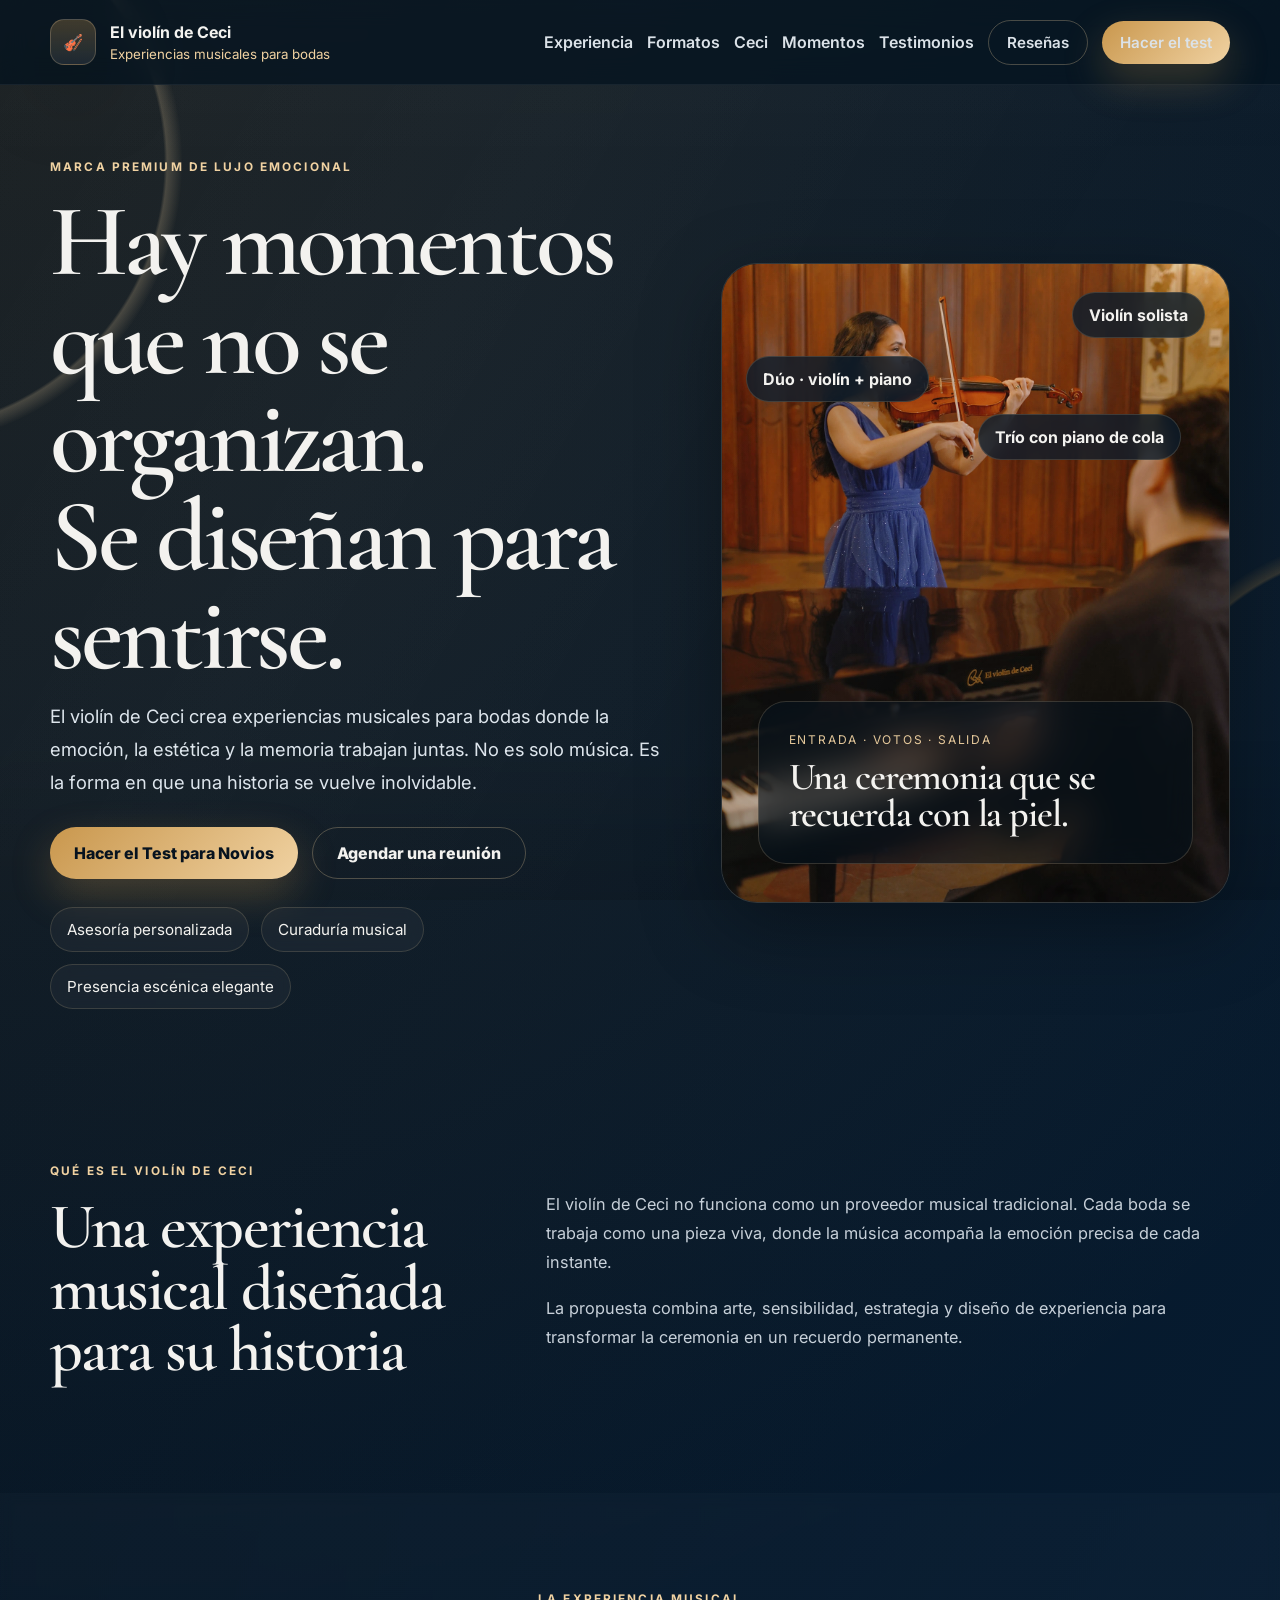
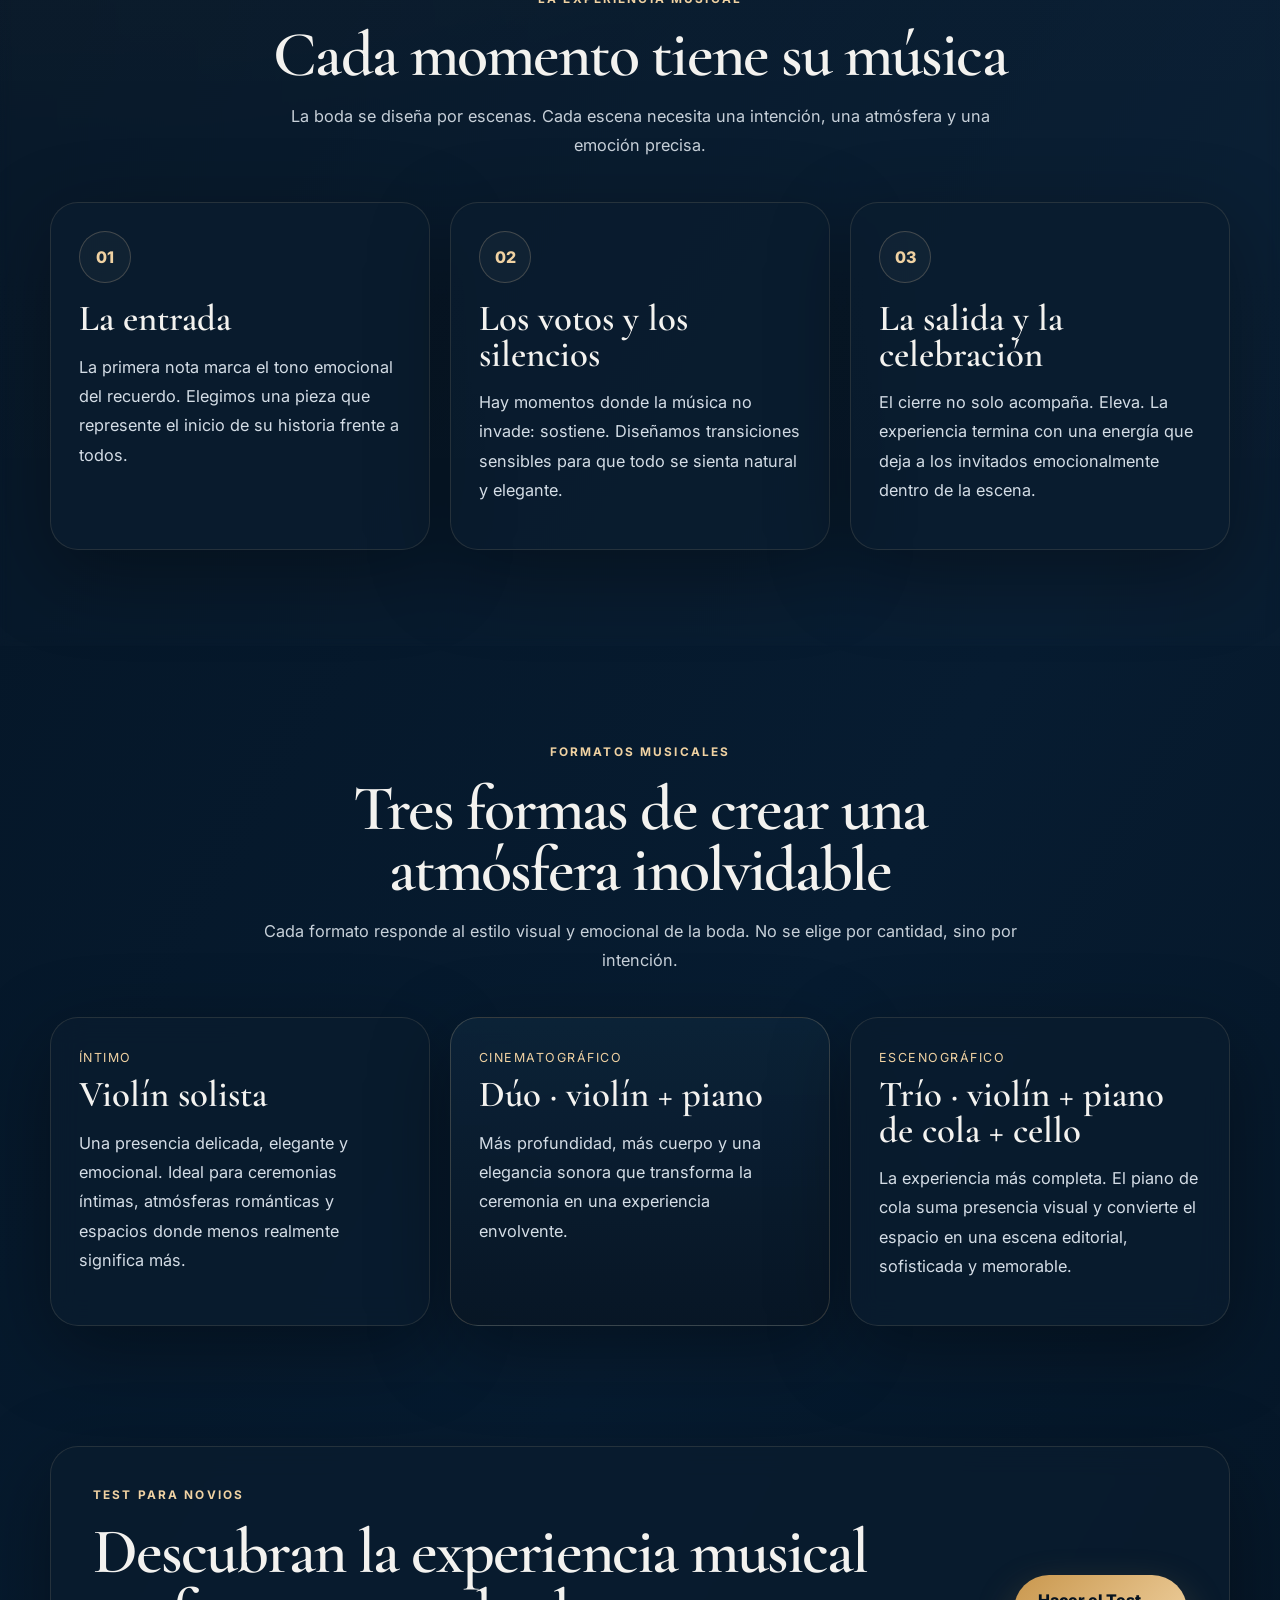
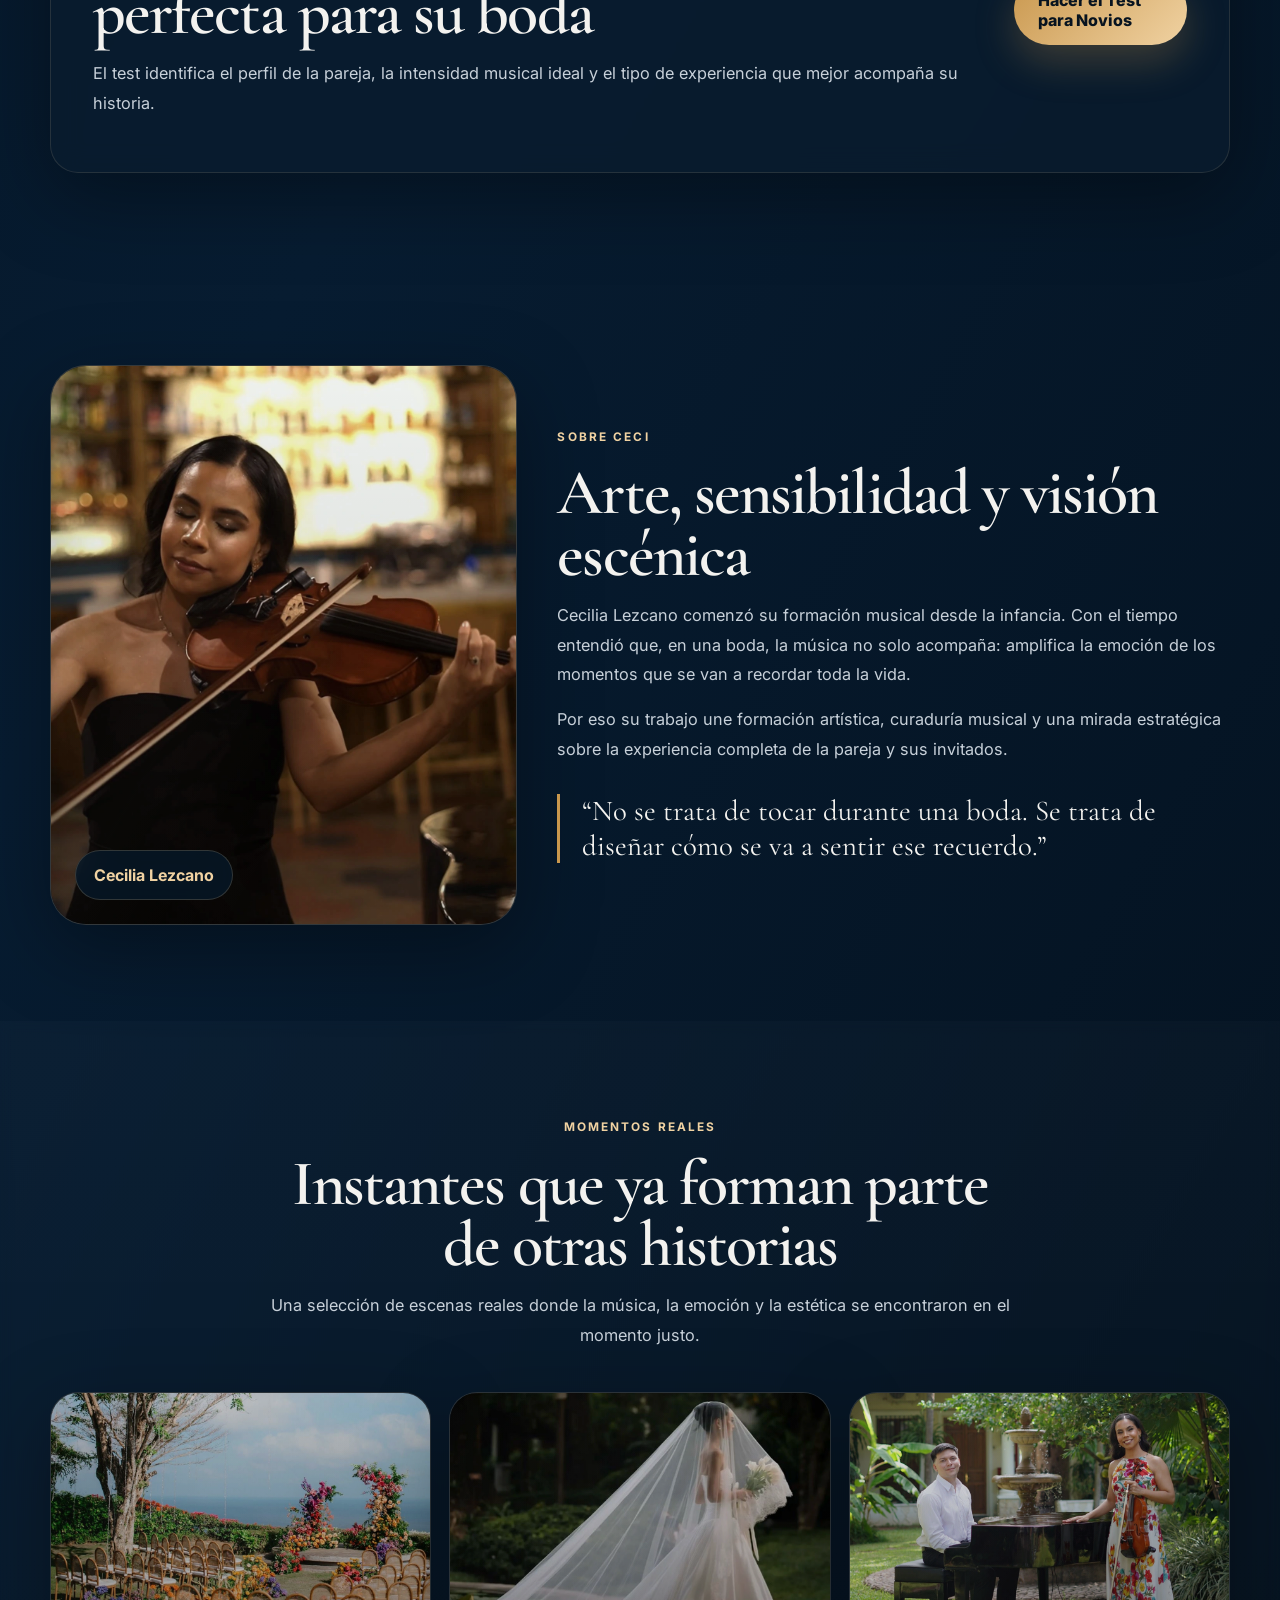
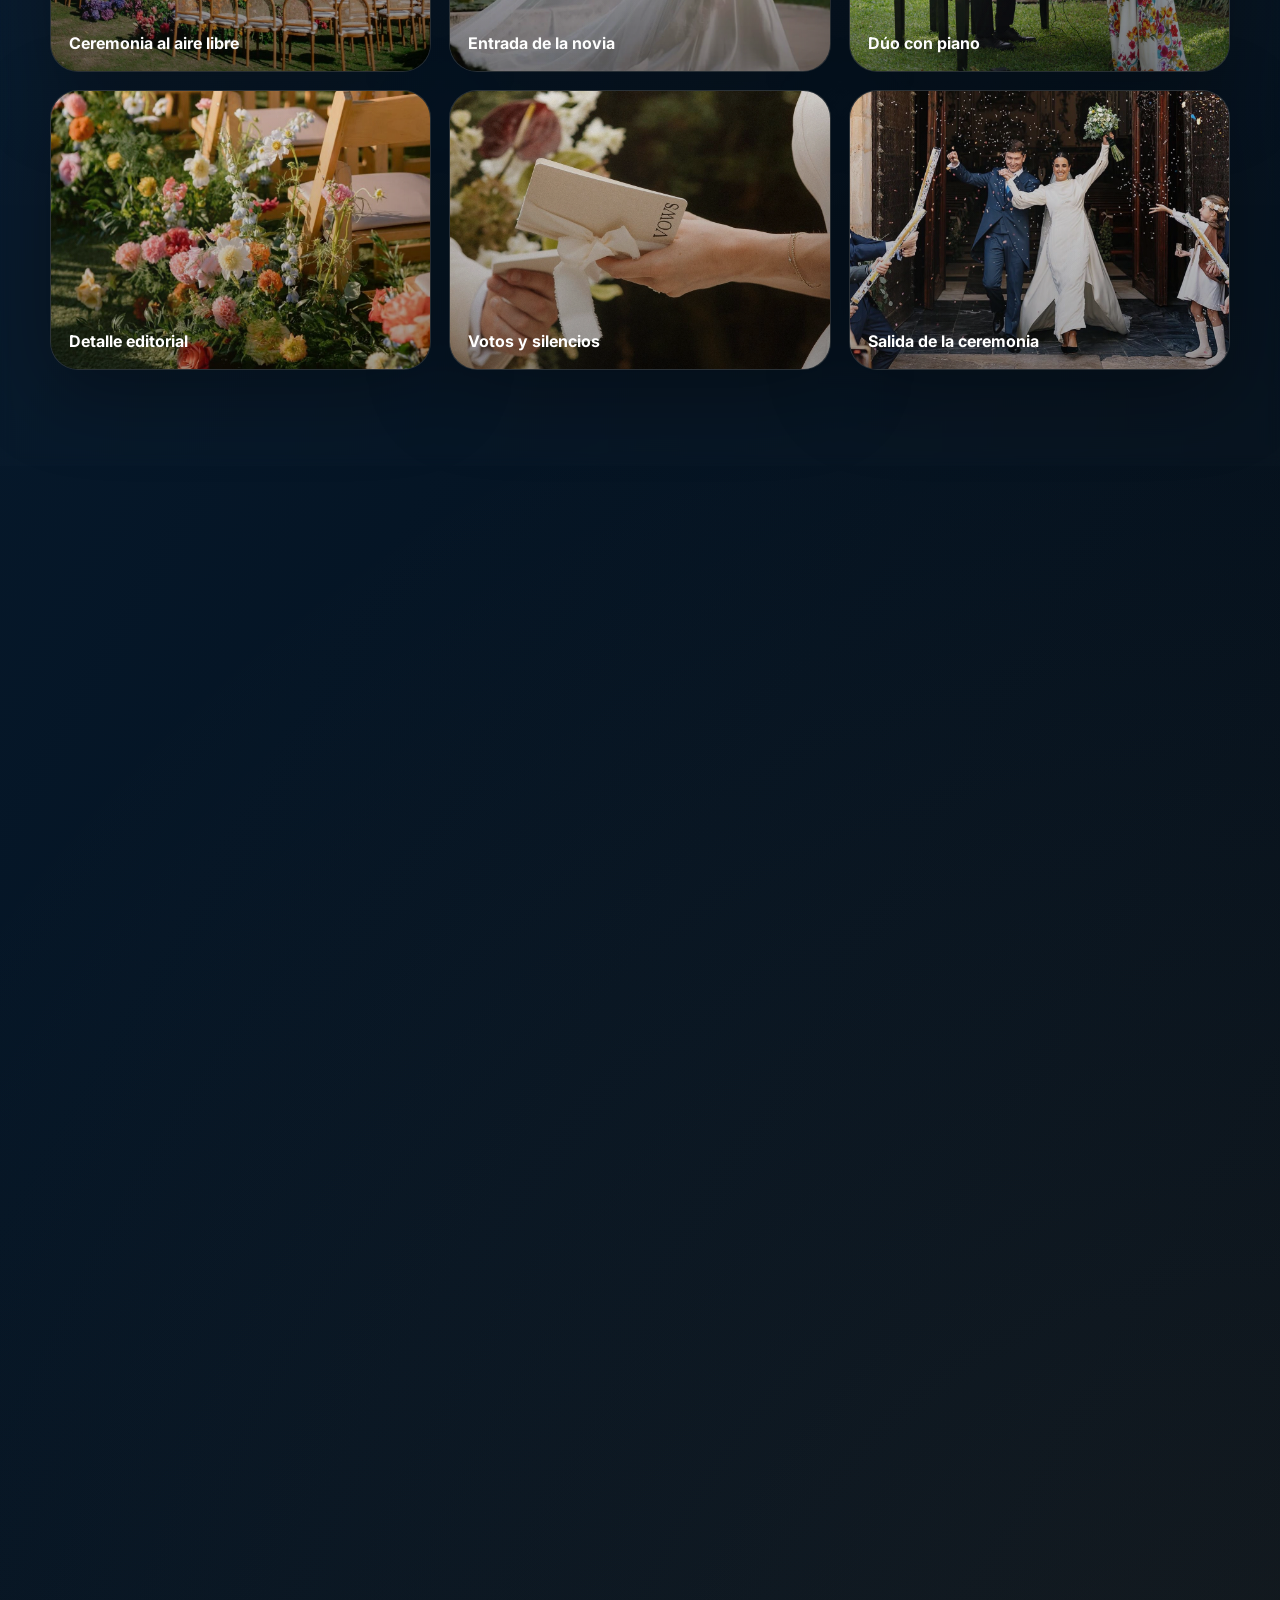
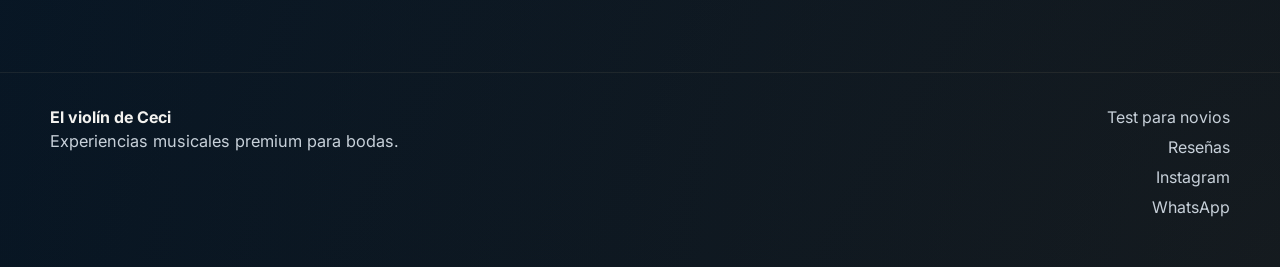
<file: index.html>
<!doctype html>
<html lang="es">
<head>
  <meta charset="utf-8" />
  <meta name="viewport" content="width=device-width, initial-scale=1" />
  <title>El violín de Ceci — Experiencias musicales para bodas</title>
  <meta name="description" content="Experiencias musicales premium para bodas. Arte, emoción y diseño de momentos inolvidables con El violín de Ceci." />
  <meta name="theme-color" content="#121212" />
  <meta property="og:title" content="El violín de Ceci" />
  <meta property="og:description" content="Experiencias musicales premium para bodas." />
  <meta property="og:type" content="website" />
  <link rel="preconnect" href="https://fonts.googleapis.com">
  <link rel="preconnect" href="https://fonts.gstatic.com" crossorigin>
  <link href="https://fonts.googleapis.com/css2?family=Cormorant+Garamond:wght@400;500;600;700&family=Inter:wght@400;500;600;700;800&display=swap" rel="stylesheet">
  <link rel="stylesheet" href="style.css" />
</head>
<body>
  <div class="site-shell"></div>

  <header class="header" id="top">
    <div class="container nav">
      <a class="brand" href="#top" aria-label="El violín de Ceci, inicio">
        <span class="brand-mark">🎻</span>
        <span>
          <strong>El violín de Ceci</strong>
          <small>Experiencias musicales para bodas</small>
        </span>
      </a>

      <button class="nav-toggle" id="navToggle" aria-expanded="false" aria-controls="navMenu">Menú</button>

      <nav class="nav-menu" id="navMenu">
        <a href="#experiencia">Experiencia</a>
        <a href="#formatos">Formatos</a>
        <a href="#ceci">Ceci</a>
        <a href="#momentos">Momentos</a>
        <a href="#testimonios">Testimonios</a>
        <a class="btn btn-outline btn-small" href="./reviews/">Reseñas</a>
        <a class="btn btn-small" href="./test/">Hacer el test</a>
      </nav>
    </div>
  </header>

  <main>
    <section class="hero section">
      <div class="container hero-grid">
        <div class="hero-copy reveal">
          <p class="eyebrow">Marca premium de lujo emocional</p>
          <h1>Hay momentos que no se organizan.<br>Se diseñan para sentirse.</h1>
          <p class="lead">El violín de Ceci crea experiencias musicales para bodas donde la emoción, la estética y la memoria trabajan juntas. No es solo música. Es la forma en que una historia se vuelve inolvidable.</p>
          <div class="hero-actions">
            <a class="btn" href="./test/">Hacer el Test para Novios</a>
            <a class="btn btn-ghost" href="#reunion">Agendar una reunión</a>
          </div>
          <ul class="hero-points">
            <li>Asesoría personalizada</li>
            <li>Curaduría musical</li>
            <li>Presencia escénica elegante</li>
          </ul>
        </div>

        <div class="hero-visual reveal delay-1">
          <div class="hero-frame">
            <img
              class="media-cover"
              src="./assets/fotos/violin-boda-ceremonia-principal.webp"
              alt="Novia entrando a la ceremonia de boda con velo largo en un entorno elegante"
              width="1200"
              height="900"
            />

            <div class="scene-card scene-main">
              <span class="scene-kicker">Entrada · votos · salida</span>
              <h2>Una ceremonia que se recuerda con la piel.</h2>
            </div>

            <div class="floating-note floating-note-a">Violín solista</div>
            <div class="floating-note floating-note-b">Dúo · violín + piano</div>
            <div class="floating-note floating-note-c">Trío con piano de cola</div>
          </div>
        </div>
      </div>
    </section>

    <section class="section intro" id="experiencia">
      <div class="container split split-intro">
        <div class="reveal">
          <p class="eyebrow">Qué es El violín de Ceci</p>
          <h2>Una experiencia musical diseñada para su historia</h2>
        </div>
        <div class="reveal delay-1">
          <p>El violín de Ceci no funciona como un proveedor musical tradicional. Cada boda se trabaja como una pieza viva, donde la música acompaña la emoción precisa de cada instante.</p>
          <p>La propuesta combina arte, sensibilidad, estrategia y diseño de experiencia para transformar la ceremonia en un recuerdo permanente.</p>
        </div>
      </div>
    </section>

    <section class="section section-soft">
      <div class="container">
        <div class="section-heading reveal">
          <p class="eyebrow">La experiencia musical</p>
          <h2>Cada momento tiene su música</h2>
          <p>La boda se diseña por escenas. Cada escena necesita una intención, una atmósfera y una emoción precisa.</p>
        </div>

        <div class="timeline">
          <article class="timeline-card reveal">
            <span class="step">01</span>
            <h3>La entrada</h3>
            <p>La primera nota marca el tono emocional del recuerdo. Elegimos una pieza que represente el inicio de su historia frente a todos.</p>
          </article>
          <article class="timeline-card reveal delay-1">
            <span class="step">02</span>
            <h3>Los votos y los silencios</h3>
            <p>Hay momentos donde la música no invade: sostiene. Diseñamos transiciones sensibles para que todo se sienta natural y elegante.</p>
          </article>
          <article class="timeline-card reveal delay-2">
            <span class="step">03</span>
            <h3>La salida y la celebración</h3>
            <p>El cierre no solo acompaña. Eleva. La experiencia termina con una energía que deja a los invitados emocionalmente dentro de la escena.</p>
          </article>
        </div>
      </div>
    </section>

    <section class="section" id="formatos">
      <div class="container">
        <div class="section-heading reveal">
          <p class="eyebrow">Formatos musicales</p>
          <h2>Tres formas de crear una atmósfera inolvidable</h2>
          <p>Cada formato responde al estilo visual y emocional de la boda. No se elige por cantidad, sino por intención.</p>
        </div>

        <div class="cards-grid formats-grid">
          <article class="info-card reveal">
            <span class="card-tag">Íntimo</span>
            <h3>Violín solista</h3>
            <p>Una presencia delicada, elegante y emocional. Ideal para ceremonias íntimas, atmósferas románticas y espacios donde menos realmente significa más.</p>
          </article>
          <article class="info-card reveal delay-1 featured-card">
            <span class="card-tag">Cinematográfico</span>
            <h3>Dúo · violín + piano</h3>
            <p>Más profundidad, más cuerpo y una elegancia sonora que transforma la ceremonia en una experiencia envolvente.</p>
          </article>
          <article class="info-card reveal delay-2">
            <span class="card-tag">Escenográfico</span>
            <h3>Trío · violín + piano de cola + cello</h3>
            <p>La experiencia más completa. El piano de cola suma presencia visual y convierte el espacio en una escena editorial, sofisticada y memorable.</p>
          </article>
        </div>
      </div>
    </section>

    <section class="section cta-band">
      <div class="container cta-band-box reveal">
        <div>
          <p class="eyebrow">Test para novios</p>
          <h2>Descubran la experiencia musical perfecta para su boda</h2>
          <p>El test identifica el perfil de la pareja, la intensidad musical ideal y el tipo de experiencia que mejor acompaña su historia.</p>
        </div>
        <div class="cta-band-actions">
          <a class="btn" href="./test/">Hacer el Test para Novios</a>
        </div>
      </div>
    </section>

    <section class="section" id="ceci">
      <div class="container split split-bio">
        <div class="portrait reveal">
          <div class="portrait-frame">
            <img
              class="media-cover"
              src="./assets/fotos/cecilia-lezcano-violinista-bodas.webp"
              alt="Cecilia Lezcano interpretando violín en una ambientación elegante"
              width="1047"
              height="1536"
            />
            <div class="portrait-badge">Cecilia Lezcano</div>
          </div>
        </div>

        <div class="reveal delay-1">
          <p class="eyebrow">Sobre Ceci</p>
          <h2>Arte, sensibilidad y visión escénica</h2>
          <p>Cecilia Lezcano comenzó su formación musical desde la infancia. Con el tiempo entendió que, en una boda, la música no solo acompaña: amplifica la emoción de los momentos que se van a recordar toda la vida.</p>
          <p>Por eso su trabajo une formación artística, curaduría musical y una mirada estratégica sobre la experiencia completa de la pareja y sus invitados.</p>
          <blockquote>“No se trata de tocar durante una boda. Se trata de diseñar cómo se va a sentir ese recuerdo.”</blockquote>
        </div>
      </div>
    </section>

    <section class="section section-soft" id="momentos">
      <div class="container">
        <div class="section-heading reveal">
          <p class="eyebrow">Momentos reales</p>
          <h2>Instantes que ya forman parte de otras historias</h2>
          <p>Una selección de escenas reales donde la música, la emoción y la estética se encontraron en el momento justo.</p>
        </div>

        <div class="gallery-grid">
          <figure class="gallery-card reveal">
            <img
              class="media-cover"
              src="./assets/fotos/ceremonia-boda-aire-libre.webp"
              alt="Ceremonia de boda al aire libre con ambientación floral"
              width="1200"
              height="900"
            />
            <span>Ceremonia al aire libre</span>
          </figure>

          <figure class="gallery-card reveal delay-1">
            <img
              class="media-cover"
              src="./assets/fotos/entrada-novia-violin.webp"
              alt="Entrada de la novia en ceremonia elegante"
              width="1200"
              height="900"
            />
            <span>Entrada de la novia</span>
          </figure>

          <figure class="gallery-card reveal delay-2">
            <img
              class="media-cover"
              src="./assets/fotos/duo-violin-piano-boda.webp"
              alt="Dúo de violín y piano para boda en jardín"
              width="1200"
              height="900"
            />
            <span>Dúo con piano</span>
          </figure>

          <figure class="gallery-card reveal">
            <img
              class="media-cover"
              src="./assets/fotos/detalle-ceremonia-musica.webp"
              alt="Detalle floral de ceremonia de boda"
              width="1200"
              height="900"
            />
            <span>Detalle editorial</span>
          </figure>

          <figure class="gallery-card reveal delay-1">
            <img
              class="media-cover"
              src="./assets/fotos/votos-boda-musica-en-vivo.webp"
              alt="Momento íntimo de votos en ceremonia de boda"
              width="1200"
              height="900"
            />
            <span>Votos y silencios</span>
          </figure>

          <figure class="gallery-card reveal delay-2">
            <img
              class="media-cover"
              src="./assets/fotos/salida-novios-musica-violin.webp"
              alt="Salida de los novios después de la ceremonia"
              width="1200"
              height="900"
            />
            <span>Salida de la ceremonia</span>
          </figure>
        </div>
      </div>
    </section>

    <section class="section" id="testimonios">
      <div class="container">
        <div class="section-heading reveal">
          <p class="eyebrow">Testimonios</p>
          <h2>La emoción también se puede contar</h2>
          <p>Dejé conectada tu página de reseñas para que puedas sumarlas cuando quieras.</p>
        </div>

        <div class="cards-grid testimonials-grid">
          <article class="quote-card reveal">
            <p>“La música convirtió nuestra ceremonia en un momento mágico. No era solo música: era emoción pura.”</p>
            <strong>Laura & Andrés</strong>
          </article>
          <article class="quote-card reveal delay-1">
            <p>“Desde la primera reunión entendimos que Ceci no solo tocaba el violín. Diseñó la experiencia completa.”</p>
            <strong>Sofía & Martín</strong>
          </article>
          <article class="quote-card reveal delay-2">
            <p>“El momento de la entrada fue simplemente inolvidable. Se sintió elegante, íntimo y profundamente nuestro.”</p>
            <strong>Mariana & Felipe</strong>
          </article>
        </div>

        <div class="center reveal">
          <a class="btn btn-outline" href="./reviews/">Ver y gestionar reseñas</a>
        </div>
      </div>
    </section>

    <section class="section final-cta" id="reunion">
      <div class="container final-box reveal">
        <p class="eyebrow">Siguiente paso</p>
        <h2>El primer paso para diseñar la experiencia de su boda</h2>
        <p>Cada boda empieza con una conversación. Y cada experiencia musical empieza por entender su historia, su estética y la emoción que quieren recordar.</p>
        <div class="hero-actions center-actions">
          <a class="btn" href="./test/">Hacer el Test para Novios</a>
          <a class="btn btn-ghost" href="https://calendly.com/elviolindececi/30min" target="_blank" rel="noopener">Agendar una reunión</a>
        </div>
      </div>
    </section>
  </main>

  <footer class="footer">
    <div class="container footer-grid">
      <div>
        <strong>El violín de Ceci</strong>
        <p>Experiencias musicales premium para bodas.</p>
      </div>
      <div class="footer-links">
        <a href="./test/">Test para novios</a>
        <a href="./reviews/">Reseñas</a>
        <a href="https://www.instagram.com/elviolindececi/" target="_blank" rel="noopener">Instagram</a>
        <a href="https://wa.me/595985689454" target="_blank" rel="noopener">WhatsApp</a>
      </div>
    </div>
  </footer>

  <script src="app.js"></script>
</body>
</html>
</file>
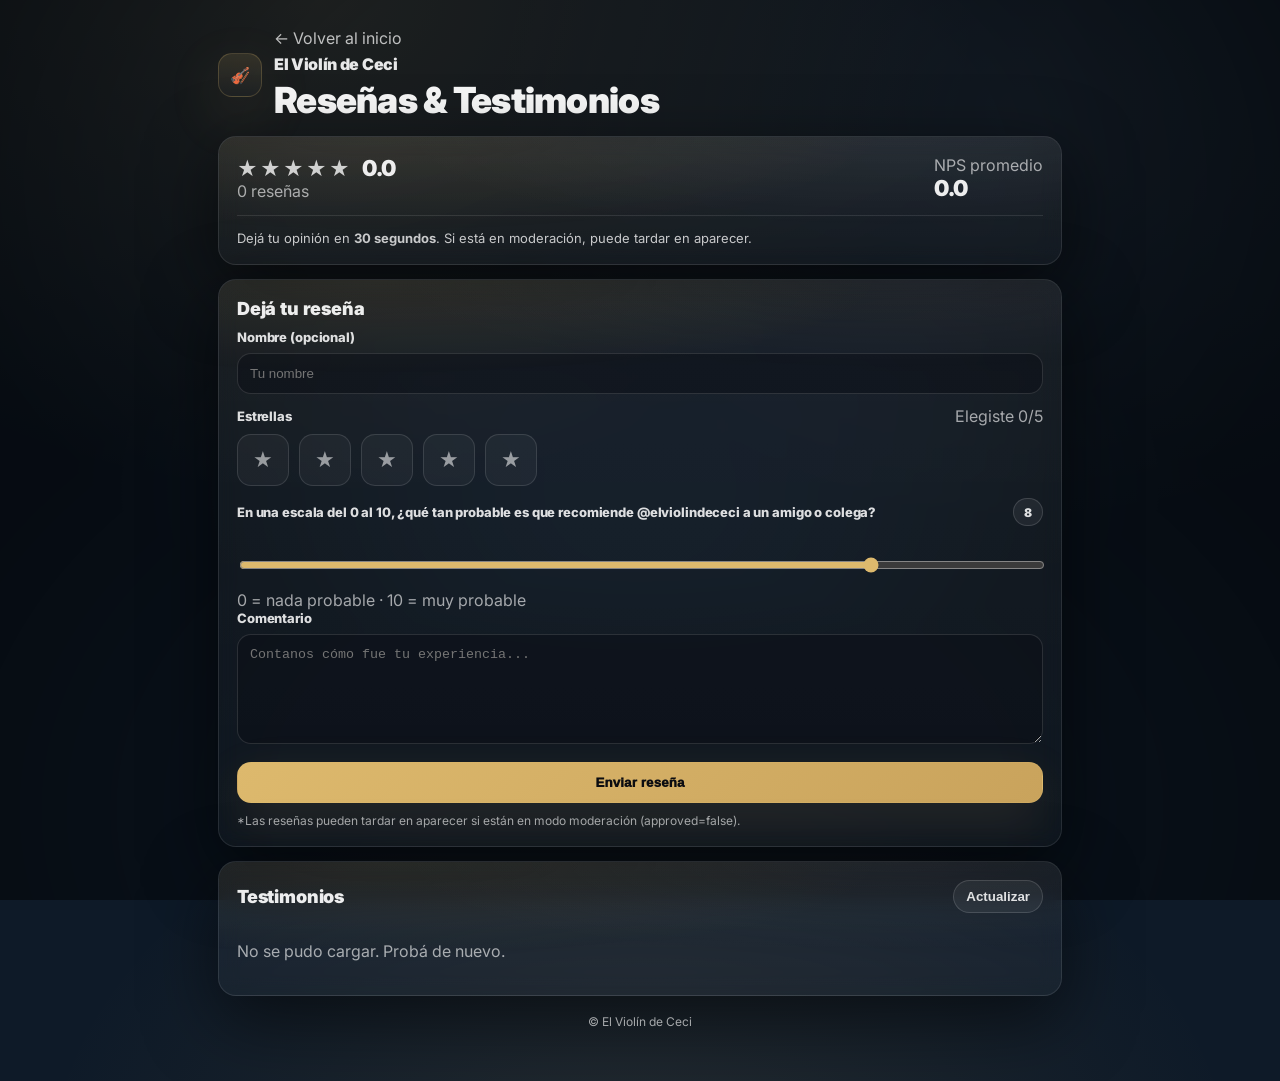
<file: reviews/index.html>
<!doctype html>
<html lang="es">
<head>
  <meta charset="utf-8" />
  <meta name="viewport" content="width=device-width, initial-scale=1" />
  <title>Reseñas — El Violín de Ceci</title>

  <!-- Tipografía premium -->
  <link rel="preconnect" href="https://fonts.googleapis.com">
  <link rel="preconnect" href="https://fonts.gstatic.com" crossorigin>
  <link href="https://fonts.googleapis.com/css2?family=Inter:wght@400;500;600;700;800;900&display=swap" rel="stylesheet">

  <!-- Subí el número para evitar caché -->
  <link rel="stylesheet" href="style.css?v=11" />
</head>
<body>
  <main class="wrap">
    <header class="top">
      <div class="brandRow">
        <div class="logo" aria-hidden="true">🎻</div>
        <div class="brandText">
          <a href="../" style="display:inline-block;margin-bottom:6px;text-decoration:none;color:rgba(255,255,255,.72)">← Volver al inicio</a>
          <div class="brandName">El Violín de Ceci</div>
          <div class="brandSub">Reseñas &amp; Testimonios</div>
        </div>
      </div>
    </header>

    <section class="card">
      <div class="cardGlow" aria-hidden="true"></div>

      <div class="summary">
        <div class="summaryLeft">
          <div class="starsLine">
            <span id="starsText" class="starsText" aria-hidden="true">★★★★★</span>
            <span id="avgStars" class="avg">0.0</span>
          </div>
          <div class="muted"><span id="countReviews">0</span> reseñas</div>
        </div>

        <div class="summaryRight">
          <div class="muted">NPS promedio</div>
          <div id="avgNps" class="nps">0.0</div>
        </div>
      </div>

      <div class="divider"></div>

      <div class="hint">
        Dejá tu opinión en <strong>30 segundos</strong>. Si está en moderación, puede tardar en aparecer.
      </div>
    </section>

    <section class="card">
      <div class="cardGlow" aria-hidden="true"></div>

      <div class="cardTitleRow">
        <h2>Dejá tu reseña</h2>
      </div>

      <form id="reviewForm" class="form" autocomplete="off">
        <label class="field">
          <span class="label">Nombre (opcional)</span>
          <input id="name" type="text" placeholder="Tu nombre" />
        </label>

        <div class="field">
          <div class="labelRow">
            <span class="label">Estrellas</span>
            <span class="muted" id="pickedStars">Elegiste 0/5</span>
          </div>

          <div class="starPicker" id="starPicker" aria-label="Seleccionar estrellas">
            <button type="button" class="starBtn" data-value="1" aria-label="1 estrella">★</button>
            <button type="button" class="starBtn" data-value="2" aria-label="2 estrellas">★</button>
            <button type="button" class="starBtn" data-value="3" aria-label="3 estrellas">★</button>
            <button type="button" class="starBtn" data-value="4" aria-label="4 estrellas">★</button>
            <button type="button" class="starBtn" data-value="5" aria-label="5 estrellas">★</button>
          </div>

          <input type="hidden" id="stars" value="0" />
        </div>

        <div class="field">
          <div class="labelRow">
            <span class="label">En una escala del 0 al 10, ¿qué tan probable es que recomiende @elviolindececi a un amigo o colega?</span>
            <span class="pill pillSoft" id="npsVal">8</span>
          </div>
          <input id="nps" class="range" type="range" min="0" max="10" step="1" value="8" />
          <div class="muted">0 = nada probable · 10 = muy probable</div>
        </div>

        <label class="field">
          <span class="label">Comentario</span>
          <textarea id="comment" rows="4" placeholder="Contanos cómo fue tu experiencia..."></textarea>
        </label>

        <button id="submitBtn" class="btn" type="submit">
          Enviar reseña
        </button>

        <p class="fineprint">
          *Las reseñas pueden tardar en aparecer si están en modo moderación (approved=false).
        </p>
      </form>
    </section>

    <section class="card">
      <div class="cardGlow" aria-hidden="true"></div>

      <div class="cardTitleRow">
        <h2>Testimonios</h2>
        <button id="refreshBtn" class="btnGhost" type="button">Actualizar</button>
      </div>

      <div id="list" class="list"></div>
    </section>

    <footer class="footer">
      <span class="muted">© El Violín de Ceci</span>
    </footer>
  </main>

  <!-- tu JS actual -->
  <script src="app.js?v=11"></script>
</body>
</html>
</file>
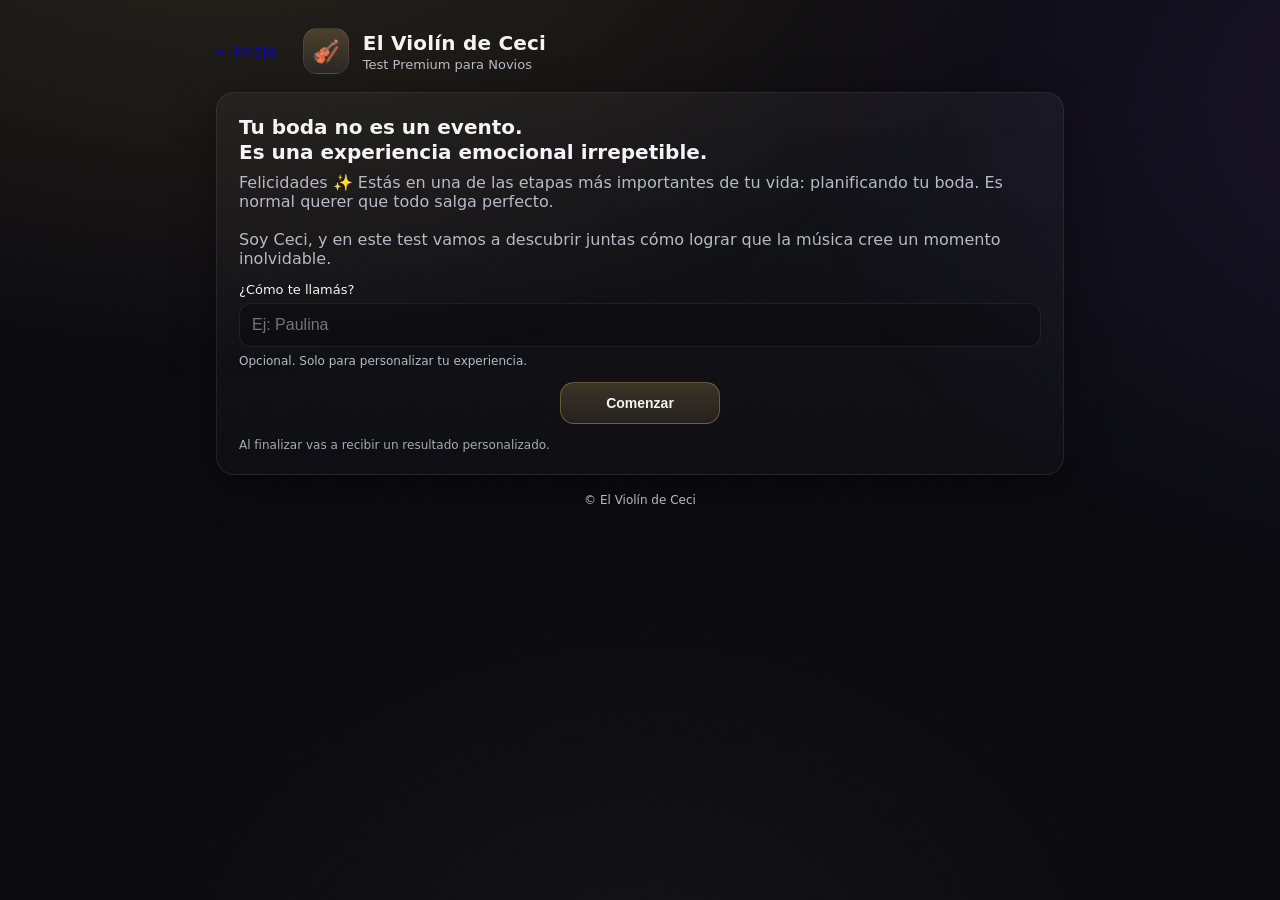
<file: test/index.html>
<!doctype html>
<html lang="es">
<head>
  <meta charset="utf-8" />
  <meta name="viewport" content="width=device-width, initial-scale=1" />
  <title>El Violín de Ceci — Test para Novios</title>

  <!-- Google Analytics -->
  <script async src="https://www.googletagmanager.com/gtag/js?id=G-HW5H8V2SRT"></script>
  <script>
    window.dataLayer = window.dataLayer || [];
    function gtag(){dataLayer.push(arguments);}
    gtag('js', new Date());
    gtag('config', 'G-HW5H8V2SRT');
  </script>

  <link rel="stylesheet" href="style.css?v=14" />
</head>

<body>
  <main class="wrap">
    <header class="brand">
      <a href="../" style="margin-right:12px;text-decoration:none;opacity:.85">← Inicio</a>
      <div class="logo" aria-hidden="true">🎻</div>
      <div>
        <h1>El Violín de Ceci</h1>
        <p class="subtitle">Test Premium para Novios</p>
      </div>
    </header>

    <!-- INTRO -->
    <section class="card screen" id="screen-intro">
      <h2>Tu boda no es un evento.<br/>Es una experiencia emocional irrepetible.</h2>

      <p class="muted" style="margin-top:8px;">
        Felicidades ✨ Estás en una de las etapas más importantes de tu vida: planificando tu boda.
        Es normal querer que todo salga perfecto.
        <br/><br/>
        Soy Ceci, y en este test vamos a descubrir juntas cómo lograr que la música cree un momento inolvidable.
      </p>

      <div class="form" style="margin-top:14px;">
        <div class="field">
          <label for="nombre_intro">¿Cómo te llamás?</label>
          <input id="nombre_intro" type="text" placeholder="Ej: Paulina" autocomplete="given-name" />
          <small>Opcional. Solo para personalizar tu experiencia.</small>
        </div>
      </div>

      <div class="cta-row">
        <button class="btn primary" id="btn-start" type="button">Comenzar</button>
      </div>

      <p class="fineprint">Al finalizar vas a recibir un resultado personalizado.</p>
    </section>

    <!-- QUIZ -->
    <section class="card screen hidden" id="screen-quiz" aria-live="polite" hidden>
      <div class="progress" aria-label="Progreso del test">
        <div class="bar" id="quiz-bar" style="width:0%"></div>
      </div>

      <div class="quiz-head">
        <h2 id="q-title">Pregunta</h2>
        <p class="muted" id="q-count">1 de 9</p>
      </div>

      <p class="muted" id="quiz-greeting"></p>
      <p class="muted" id="q-hint">Elegí una opción para habilitar “Siguiente”.</p>

      <div id="q-options" class="options" role="group" aria-label="Opciones" aria-describedby="q-hint"></div>

      <div class="cta-row split stack quiz-actions">
        <button class="btn ghost" id="btn-prev" type="button" disabled>Volver</button>
        <button class="btn primary" id="btn-next" type="button" disabled>Siguiente</button>
      </div>
    </section>

    <!-- FORM FINAL -->
    <section class="card screen hidden" id="screen-lead" hidden>
      <div class="progress" aria-label="Paso final">
        <div class="bar" style="width: 92%"></div>
      </div>

      <h2>Último paso para ver sus resultados</h2>
      <p class="muted">Completá estos datos y te mostramos el resultado personalizado.</p>

      <form id="lead-form" class="form" novalidate>
        <div class="field">
          <label for="nombre">Nombre y apellido <span class="req">*</span></label>
          <input id="nombre" name="nombre" type="text" placeholder="Ej: Cecilia Lezcano" autocomplete="name" required />
        </div>

        <div class="field">
          <label for="telefono">Teléfono <span class="req">*</span></label>
          <input id="telefono" name="telefono" type="tel" placeholder="Ej: 0985 689 454"
                 autocomplete="tel" inputmode="tel" required />
          <small>Solo lo utilizamos para enviar información personalizada sobre su experiencia musical.</small>
        </div>

        <div class="field">
          <label for="email">Email (opcional)</label>
          <input id="email" name="email" type="email" placeholder="Ej: paulina@gmail.com" autocomplete="email" inputmode="email" />
        </div>

        <div class="field">
          <label for="fecha_boda">Fecha de la boda <span class="req">*</span></label>
          <input id="fecha_boda" name="fecha_boda" type="date" required />
        </div>

        <div class="field">
          <label for="venue">¿Dónde será tu venue? <span class="req">*</span></label>
          <input
            id="venue"
            name="venue"
            type="text"
            list="venue-options"
            placeholder="Escribí o elegí tu venue"
            autocomplete="off"
            required
          />
          <datalist id="venue-options">
            <option value="Bellagio"></option>
            <option value="Bissini"></option>
            <option value="Casa 1927"></option>
            <option value="Casa Corbellani"></option>
            <option value="Casa Puente"></option>
            <option value="Castillo"></option>
            <option value="Castillo Remanso"></option>
            <option value="Costa del Lago"></option>
            <option value="Es Vedra"></option>
            <option value="Foz"></option>
            <option value="Isabella"></option>
            <option value="La Glorieta"></option>
            <option value="La Isabella"></option>
            <option value="La Riviere"></option>
            <option value="La Roche Eventos"></option>
            <option value="Las Takuaras"></option>
            <option value="Las Ventanas"></option>
            <option value="Mantra"></option>
            <option value="Mantra Salon Boutique"></option>
            <option value="Paraná Country Club"></option>
            <option value="Puerto Liebig"></option>
            <option value="Royal"></option>
            <option value="Royal eventos"></option>
            <option value="Rusticana"></option>
            <option value="Rusticana Eventos"></option>
            <option value="Soir"></option>
            <option value="Soir Eventos"></option>
            <option value="Talleryrand"></option>
            <option value="Talleryrand Costanera"></option>
            <option value="Tiam Eventos"></option>
            <option value="Villa Jardin"></option>
            <option value="Villa Maria"></option>
            <option value="Vista Verde"></option>
          </datalist>

          <small class="venue-note">
            Escribí el nombre de tu venue. Si está en la lista, se va a sugerir automáticamente; si no, podés dejarlo escrito manualmente.
          </small>
        </div>

        <div class="field">
          <label for="invitados">Cantidad aproximada de invitados <span class="req">*</span></label>
          <select id="invitados" name="invitados" required>
            <option value="" selected disabled>Elegí una opción</option>
            <option>Menos de 80</option>
            <option>80 – 150</option>
            <option>150 – 250</option>
            <option>Más de 250</option>
          </select>
        </div>

        <div class="cta-row split stack">
          <button class="btn ghost" id="btn-back-to-quiz" type="button">Volver al test</button>
          <button class="btn primary" id="btn-show-results" type="submit">Ver mis resultados</button>
        </div>

        <p class="fineprint"><span class="req">*</span> Campos obligatorios.</p>
      </form>
    </section>

    <!-- RESULT -->
    <section class="card screen hidden" id="screen-result" hidden>
      <div class="progress" aria-label="Progreso final">
        <div class="bar" style="width: 100%"></div>
      </div>

      <h2 id="result-title">Tu resultado</h2>
      <p class="muted" id="result-subtitle"></p>

      <div class="result-box" id="result-brief"></div>

      <div class="result-box result-music" id="result-music-box">
        <div class="music-kicker">🎻 Imaginá este momento…</div>
        <h3 id="result-music-title">Así podría sonar tu entrada</h3>
        <p class="muted result-music-copy" id="result-music-copy">
          Estás a punto de caminar hacia el altar. Tus invitados se ponen de pie. El violín comienza a sonar…
        </p>

        <audio id="result-audio" controls preload="metadata">
          Tu navegador no soporta audio HTML5.
        </audio>

        <p class="fineprint" id="result-audio-nowplaying">Tema sugerido para su entrada.</p>

        <div class="cta-row">
          <a class="btn primary" id="btn-playlist-calendly"
             href="https://calendly.com/elviolindececi/30min"
             target="_blank" rel="noopener">
            Escuchar el setlist musical completo
          </a>
        </div>
      </div>

      <div class="cta-row">
        <button class="btn ghost" id="btn-toggle-details" type="button">Ver análisis completo</button>
      </div>

      <div class="result-box hidden" id="result-details" hidden></div>

      <div class="cta-row split stack">
        <button class="btn ghost" id="btn-retry" type="button">Volver a hacer el test</button>

        <a class="btn ghost" id="btn-ig"
           href="https://www.instagram.com/elviolindececi/"
           target="_blank" rel="noopener">
          Seguir en Instagram
        </a>

        <a class="btn primary" id="btn-calendly"
           href="https://calendly.com/elviolindececi/30min"
           target="_blank" rel="noopener">
          🎻 Agendá tu reunión privada con Ceci
        </a>

        <a class="btn ghost" id="btn-wa"
           href="https://wa.me/595985689454"
           target="_blank" rel="noopener">
          Prefiero escribir por WhatsApp
        </a>
      </div>

      <p class="fineprint">
        Si quieren, pueden enviarnos sus canciones favoritas y diseñamos un repertorio personalizado.
      </p>
    </section>

    <footer class="foot">
      <span>© El Violín de Ceci</span>
    </footer>
  </main>

  <script src="app.js?v=14" defer></script>
</body>
</html>
</file>
<file: style.css>
:root{
  --navy:#061b2d;
  --navy-deep:#020d18;
  --navy-soft:#0b2238;

  --gold:#c9974d;
  --gold-light:#f0d2a2;
  --gold-soft:#d8b178;

  --text:#f3f2ef;
  --muted:#c7d0d9;
  --line:rgba(255,255,255,.08);

  --card:rgba(10,28,46,.72);
  --card-strong:rgba(8,24,40,.9);

  --shadow:0 24px 80px rgba(0,0,0,.35);

  --radius:28px;
  --radius-sm:18px;
}

*{box-sizing:border-box}

html{scroll-behavior:smooth}

body{
  margin:0;
  color:var(--text);
  background:
    radial-gradient(circle at top left, rgba(201,151,77,.14), transparent 26%),
    radial-gradient(circle at bottom right, rgba(240,210,162,.08), transparent 24%),
    linear-gradient(120deg, #03111f 0%, #071c31 45%, #020b14 100%);
  font-family:Inter,system-ui,sans-serif;
  position:relative;
  overflow-x:hidden;
}

body::before{
  content:"";
  position:fixed;
  inset:0;
  pointer-events:none;
  background:
    linear-gradient(120deg, transparent 0%, rgba(255,255,255,.02) 35%, transparent 70%),
    linear-gradient(180deg, rgba(255,255,255,.02), transparent 18%, transparent 82%, rgba(0,0,0,.12));
  z-index:0;
}

body::after{
  content:"";
  position:fixed;
  inset:0;
  pointer-events:none;
  background:
    radial-gradient(circle at -8% 18%, transparent 0 17%, rgba(240,210,162,.95) 17.2%, transparent 18.2%),
    radial-gradient(circle at 108% 88%, transparent 0 15%, rgba(201,151,77,.95) 15.2%, transparent 16.2%);
  opacity:.22;
  z-index:0;
}

img{
  max-width:100%;
  display:block;
}

a{text-decoration:none;color:inherit}

.container{
  width:min(1180px,calc(100% - 40px));
  margin:0 auto;
  position:relative;
  z-index:1;
}

.section{
  padding:96px 0;
  position:relative;
  z-index:1;
}

.section-soft{
  background:linear-gradient(180deg, rgba(255,255,255,.02), rgba(255,255,255,.01));
  backdrop-filter:blur(6px);
}

.eyebrow{
  text-transform:uppercase;
  letter-spacing:.18em;
  font-size:.74rem;
  color:var(--gold-light);
  margin:0 0 14px;
  font-weight:700;
}

h1,h2,h3{
  font-family:"Cormorant Garamond", Georgia, serif;
  line-height:.96;
  margin:0 0 16px;
  font-weight:600;
  color:var(--text);
}

h1{
  font-size:clamp(3.5rem,8vw,6.4rem);
  letter-spacing:-.04em;
}

h2{
  font-size:clamp(2.6rem,5vw,4.2rem);
  letter-spacing:-.03em;
}

h3{
  font-size:clamp(1.7rem,3vw,2.3rem);
}

p{
  margin:0 0 16px;
  color:var(--muted);
  font-size:1.02rem;
  line-height:1.8;
}

.lead{
  font-size:1.15rem;
  max-width:62ch;
  color:#dde5ec;
}

.header{
  position:sticky;
  top:0;
  z-index:20;
  backdrop-filter:blur(14px);
  background:rgba(4,18,31,.72);
  border-bottom:1px solid rgba(255,255,255,.06);
}

.nav{
  position:relative;
  display:flex;
  align-items:center;
  justify-content:space-between;
  gap:18px;
  min-height:84px;
}

.brand{
  display:flex;
  align-items:center;
  gap:14px;
}

.brand strong{
  display:block;
  font-size:1rem;
  color:var(--text);
}

.brand small{
  display:block;
  color:var(--gold-light);
  margin-top:4px;
}

.brand-mark{
  width:46px;
  height:46px;
  border-radius:14px;
  display:grid;
  place-items:center;
  background:linear-gradient(180deg, rgba(201,151,77,.28), rgba(255,255,255,.08));
  border:1px solid rgba(240,210,162,.24);
  box-shadow:var(--shadow);
}

.nav-menu{
  display:flex;
  align-items:center;
  gap:14px;
  flex-wrap:wrap;
}

.nav-menu a{
  color:#dbe2e8;
  font-weight:600;
}

.nav-menu a:hover{
  color:var(--gold-light);
}

.nav-toggle{display:none}

.btn{
  display:inline-flex;
  align-items:center;
  justify-content:center;
  gap:10px;
  border:none;
  padding:15px 24px;
  border-radius:999px;
  cursor:pointer;
  background:linear-gradient(135deg,var(--gold),var(--gold-light));
  color:#07131f;
  font-weight:800;
  box-shadow:0 16px 40px rgba(201,151,77,.28);
  transition:transform .2s ease, box-shadow .2s ease, border-color .2s ease;
}

.btn:hover{
  transform:translateY(-2px);
  box-shadow:0 20px 48px rgba(201,151,77,.34);
}

.btn-ghost,
.btn-outline{
  background:transparent;
  color:var(--text);
  border:1px solid rgba(240,210,162,.28);
  box-shadow:none;
}

.btn-ghost:hover,
.btn-outline:hover{
  border-color:rgba(240,210,162,.5);
  background:rgba(255,255,255,.03);
}

.btn-small{
  padding:12px 18px;
  font-size:.95rem;
}

.hero{
  padding:72px 0 56px;
}

.hero-grid{
  display:grid;
  grid-template-columns:1.1fr .9fr;
  gap:48px;
  align-items:center;
}

.hero-actions{
  display:flex;
  gap:14px;
  flex-wrap:wrap;
  margin:28px 0 28px;
}

.hero-points{
  display:flex;
  gap:12px;
  padding:0;
  margin:0;
  list-style:none;
  flex-wrap:wrap;
}

.hero-points li{
  padding:12px 16px;
  border-radius:999px;
  border:1px solid rgba(240,210,162,.16);
  background:rgba(255,255,255,.04);
  color:var(--text);
  font-size:.95rem;
  backdrop-filter:blur(8px);
}

.hero-frame{
  position:relative;
  min-height:640px;
  border-radius:36px;
  overflow:hidden;
  box-shadow:var(--shadow);
  border:1px solid rgba(240,210,162,.18);
  background:#081625;
}

.hero-frame::before{
  content:"";
  position:absolute;
  inset:0;
  z-index:1;
  background:linear-gradient(180deg, rgba(0,0,0,.08), rgba(0,0,0,.28));
}

.hero-frame::after{
  content:"";
  position:absolute;
  inset:0;
  z-index:2;
  background:linear-gradient(120deg, transparent 0%, rgba(255,255,255,.04) 40%, transparent 64%);
  mix-blend-mode:screen;
  opacity:.55;
  pointer-events:none;
}

.media-cover{
  position:absolute;
  inset:0;
  width:100%;
  height:100%;
  object-fit:cover;
}

.scene-card{
  position:absolute;
  left:36px;
  right:36px;
  bottom:38px;
  padding:30px;
  border-radius:28px;
  background:rgba(5,18,31,.56);
  color:#f8f4ee;
  backdrop-filter:blur(18px);
  border:1px solid rgba(240,210,162,.18);
  z-index:3;
}

.scene-card h2{
  font-size:clamp(2rem,3vw,2.8rem);
  margin-bottom:0;
}

.scene-kicker{
  display:block;
  margin-bottom:12px;
  letter-spacing:.15em;
  text-transform:uppercase;
  font-size:.75rem;
  color:var(--gold-light);
  opacity:.95;
}

.floating-note{
  position:absolute;
  padding:12px 16px;
  border-radius:999px;
  background:rgba(8,26,43,.78);
  border:1px solid rgba(240,210,162,.16);
  color:var(--text);
  box-shadow:var(--shadow);
  font-weight:700;
  backdrop-filter:blur(10px);
  z-index:3;
}

.floating-note-a{top:28px; right:24px}
.floating-note-b{top:92px; left:24px}
.floating-note-c{top:150px; right:48px}

.split{
  display:grid;
  gap:40px;
  align-items:center;
}

.split-intro{grid-template-columns:.8fr 1.2fr}
.split-bio{grid-template-columns:.82fr 1.18fr}

.section-heading{
  max-width:760px;
  margin:0 auto 42px;
  text-align:center;
}

.timeline{
  display:grid;
  grid-template-columns:repeat(3,1fr);
  gap:20px;
}

.timeline-card,
.info-card,
.quote-card,
.cta-band-box,
.final-box{
  background:var(--card);
  border:1px solid rgba(240,210,162,.12);
  border-radius:var(--radius);
  box-shadow:var(--shadow);
  backdrop-filter:blur(14px);
}

.timeline-card,
.info-card,
.quote-card{
  padding:28px;
}

.timeline-card p,
.info-card p,
.quote-card p{
  color:#d4dde6;
}

.step{
  display:inline-flex;
  width:52px;
  height:52px;
  align-items:center;
  justify-content:center;
  border-radius:50%;
  border:1px solid rgba(240,210,162,.22);
  margin-bottom:18px;
  font-weight:800;
  color:var(--gold-light);
  background:rgba(255,255,255,.03);
}

.cards-grid{
  display:grid;
  grid-template-columns:repeat(3,1fr);
  gap:20px;
}

.card-tag{
  display:inline-block;
  font-size:.78rem;
  text-transform:uppercase;
  letter-spacing:.12em;
  color:var(--gold-light);
  margin-bottom:12px;
}

.featured-card{
  background:linear-gradient(180deg, rgba(12,35,56,.92), rgba(8,22,37,.96));
  border-color:rgba(240,210,162,.2);
}

.cta-band-box,
.final-box{
  padding:38px 42px;
  display:flex;
  gap:22px;
  align-items:center;
  justify-content:space-between;
}

.cta-band{padding-top:24px}

.portrait-frame{
  min-height:560px;
  border-radius:36px;
  overflow:hidden;
  position:relative;
  box-shadow:var(--shadow);
  border:1px solid rgba(240,210,162,.18);
  background:#081625;
}

.portrait-frame::before{
  content:"";
  position:absolute;
  inset:0;
  z-index:1;
  background:linear-gradient(180deg, rgba(0,0,0,.05), rgba(0,0,0,.18));
}

.portrait-frame::after{
  content:"";
  position:absolute;
  inset:0;
  z-index:2;
  background:linear-gradient(120deg, transparent 0%, rgba(255,255,255,.03) 42%, transparent 65%);
  opacity:.7;
  pointer-events:none;
}

.portrait-badge{
  position:absolute;
  left:24px;
  bottom:24px;
  padding:14px 18px;
  border-radius:999px;
  background:rgba(7,24,40,.82);
  backdrop-filter:blur(10px);
  border:1px solid rgba(240,210,162,.18);
  font-weight:700;
  color:var(--gold-light);
  z-index:3;
}

blockquote{
  margin:30px 0 0;
  padding-left:22px;
  border-left:3px solid var(--gold);
  color:var(--text);
  font-family:"Cormorant Garamond", serif;
  font-size:1.8rem;
  line-height:1.2;
}

.gallery-grid{
  display:grid;
  grid-template-columns:repeat(3,1fr);
  gap:18px;
}

.gallery-card{
  min-height:280px;
  margin:0;
  border-radius:28px;
  overflow:hidden;
  position:relative;
  box-shadow:var(--shadow);
  border:1px solid rgba(240,210,162,.15);
  background:#081625;
}

.gallery-card::before{
  content:"";
  position:absolute;
  inset:0;
  z-index:1;
  background:linear-gradient(180deg, rgba(0,0,0,.08), rgba(0,0,0,.36));
}

.gallery-card::after{
  content:"";
  position:absolute;
  inset:0;
  z-index:2;
  background:linear-gradient(120deg, transparent 0%, rgba(255,255,255,.03) 42%, transparent 66%);
  pointer-events:none;
}

.gallery-card span{
  position:absolute;
  left:18px;
  bottom:18px;
  color:#fff;
  font-weight:700;
  z-index:3;
}

.testimonials-grid .quote-card p{
  color:var(--text);
  font-size:1.08rem;
}

.center{
  text-align:center;
  margin-top:30px;
}

.final-cta{padding-top:32px}
.center-actions{justify-content:center}

.footer{
  padding:34px 0 50px;
  border-top:1px solid rgba(240,210,162,.08);
  position:relative;
  z-index:1;
}

.footer-grid{
  display:flex;
  justify-content:space-between;
  gap:24px;
  align-items:flex-start;
}

.footer-grid strong{
  color:var(--text);
}

.footer-links{
  display:grid;
  gap:10px;
  justify-items:end;
}

.footer-links a{
  color:var(--muted);
}

.footer-links a:hover{
  color:var(--gold-light);
}

.reveal{
  opacity:0;
  transform:translateY(24px);
  transition:opacity .7s ease, transform .7s ease;
}

.reveal.visible{
  opacity:1;
  transform:translateY(0);
}

.delay-1{transition-delay:.12s}
.delay-2{transition-delay:.24s}

@media (max-width: 960px){
  .hero-grid,
  .split-intro,
  .split-bio,
  .timeline,
  .cards-grid,
  .gallery-grid{
    grid-template-columns:1fr;
  }

  .hero-frame,
  .portrait-frame{
    min-height:480px;
  }

  .cta-band-box,
  .final-box,
  .footer-grid{
    flex-direction:column;
    align-items:flex-start;
  }

  .footer-links{
    justify-items:start;
  }
}

@media (max-width: 760px){
  .nav{min-height:74px}

  .nav-toggle{
    display:inline-flex;
    border:1px solid rgba(240,210,162,.16);
    background:rgba(255,255,255,.05);
    color:var(--text);
    border-radius:999px;
    padding:11px 16px;
    font-weight:700;
  }

  .nav-menu{
    position:absolute;
    top:82px;
    left:20px;
    right:20px;
    display:none;
    padding:16px;
    flex-direction:column;
    align-items:flex-start;
    flex-wrap:nowrap;
    background:rgba(6,27,45,.95);
    border:1px solid rgba(240,210,162,.14);
    border-radius:24px;
    box-shadow:var(--shadow);
    z-index:30;
  }

  .nav-menu.open{display:flex}

  h1{font-size:clamp(2.8rem,14vw,4.3rem)}

  .section{padding:72px 0}
  .hero{padding-top:40px}
  .hero-frame{min-height:420px}

  .scene-card{
    left:18px;
    right:18px;
    bottom:18px;
    padding:22px;
  }

  .floating-note{
    font-size:.84rem;
  }
}

@media (prefers-reduced-motion: reduce){
  html{scroll-behavior:auto}
  .reveal{
    opacity:1;
    transform:none;
    transition:none;
  }
}
</file>
<file: reviews/style.css>
:root{
  --bgBase: #0e1a28ff;

  --cardA: rgba(255,255,255,.06);
  --cardB: rgba(255,255,255,.03);
  --border: rgba(255,255,255,.10);

  --text: rgba(255,255,255,.92);
  --muted: rgba(255,255,255,.62);

  /* dorado champagne */
  --gold: #ddb96d;
  --gold2: #c9a35c;

  --shadow: 0 22px 70px rgba(0,0,0,.55);
  --radius: 18px;
  --radius2: 14px;
  --ring: 0 0 0 4px rgba(221,185,109,.16);

  font-family: Inter, ui-sans-serif, system-ui, -apple-system, Segoe UI, Roboto, Arial;
}

*{ box-sizing:border-box; }

body{
  margin: 0;
  color: var(--text);
  background:
    radial-gradient(1200px 900px at 25% 0%, rgba(221,185,109,.16), transparent 55%),
    radial-gradient(900px 700px at 80% 10%, rgba(255,255,255,.06), transparent 60%),
    radial-gradient(1100px 800px at 50% 110%, rgba(221,185,109,.10), transparent 55%),
    linear-gradient(180deg, var(--bgBase), var(--bgBase));
  min-height: 100vh;
}

/* viñeta suave */
body:before{
  content:"";
  position: fixed;
  inset: 0;
  pointer-events: none;
  background:
    radial-gradient(1000px 700px at 50% 20%, transparent 35%, rgba(0,0,0,.45) 70%),
    radial-gradient(1000px 700px at 50% 90%, transparent 35%, rgba(0,0,0,.50) 75%);
  opacity: .75;
}

.wrap{
  position: relative;
  max-width: 880px;
  margin: 0 auto;
  padding: 28px 18px 52px;
}

.top{ margin-bottom: 12px; }

.brandRow{
  display:flex;
  align-items:center;
  gap: 12px;
}

.logo{
  width: 44px;
  height: 44px;
  border-radius: 14px;
  display:flex;
  align-items:center;
  justify-content:center;
  border: 1px solid rgba(221,185,109,.22);
  background: linear-gradient(180deg, rgba(221,185,109,.14), rgba(255,255,255,.03));
  box-shadow: 0 18px 60px rgba(221,185,109,.12);
}

.brandName{
  font-weight: 900;
  letter-spacing: -0.02em;
  font-size: 16px;
  color: rgba(255,255,255,.90);
}

.brandSub{
  margin-top: 4px;
  font-size: clamp(26px, 3.6vw, 36px); /* ✅ más grande */
  font-weight: 900;
  letter-spacing: -0.02em;
  color: rgba(255,255,255,.96);
}

/* Card premium */
.card{
  position: relative;
  background: linear-gradient(180deg, var(--cardA), var(--cardB));
  border: 1px solid var(--border);
  border-radius: var(--radius);
  padding: 18px;
  margin: 14px 0;
  box-shadow: var(--shadow);
  backdrop-filter: blur(10px);
  overflow: hidden;
}

.cardGlow{
  position:absolute;
  inset:-1px;
  pointer-events:none;
  background:
    radial-gradient(900px 180px at 20% 0%, rgba(221,185,109,.10), transparent 55%),
    radial-gradient(900px 180px at 80% 0%, rgba(255,255,255,.05), transparent 55%);
  opacity: .95;
}

.cardTitleRow{
  position: relative;
  display:flex;
  align-items:center;
  justify-content:space-between;
  gap: 10px;
  margin-bottom: 10px;
  z-index: 1;
}

h2{
  margin: 0;
  font-size: 18px;
  font-weight: 900;
  letter-spacing: -0.01em;
}

.muted{ color: var(--muted); }

.divider{
  height: 1px;
  background: rgba(255,255,255,.10);
  margin: 14px 0;
}

.hint{
  position: relative;
  z-index: 1;
  font-size: 13px;
  color: rgba(255,255,255,.78);
}

/* Summary */
.summary{
  position: relative;
  display:flex;
  align-items:center;
  justify-content:space-between;
  gap: 14px;
  z-index: 1;
}

.starsLine{
  display:flex;
  align-items:baseline;
  gap: 10px;
}

.starsText{
  font-size: 20px;
  letter-spacing: 2px;
  color: rgba(255,255,255,.78);
}

.avg, .nps{
  font-size: 22px;
  font-weight: 900;
  letter-spacing: -0.02em;
}

/* Form */
.form{ position: relative; z-index: 1; }
.field{ margin-top: 12px; }

.label{
  display:block;
  font-weight: 800;
  color: rgba(255,255,255,.86);
  font-size: 13px;
  letter-spacing: -0.01em;
}

.labelRow{
  display:flex;
  align-items:center;
  justify-content:space-between;
  gap: 10px;
  margin-bottom: 8px;
}

input, textarea{
  width:100%;
  padding: 12px 12px;
  margin-top: 8px;
  border-radius: var(--radius2);
  border: 1px solid rgba(255,255,255,.12);
  background: rgba(8, 12, 18, .40);
  color: var(--text);
  outline: none;
  transition: box-shadow .18s ease, border-color .18s ease, transform .18s ease, background .18s ease;
}

textarea{
  resize: vertical;
  min-height: 110px;
}

input:focus, textarea:focus{
  border-color: rgba(221,185,109,.50);
  box-shadow: var(--ring);
}

/* Range slider */
.range{
  margin-top: 10px;
  accent-color: var(--gold);
}

/* Buttons */
.btn{
  width:100%;
  margin-top: 14px;
  padding: 12px 14px;
  border: 1px solid rgba(221,185,109,.22);
  border-radius: 14px;
  font-weight: 950;
  letter-spacing: .01em;
  cursor:pointer;
  color: #0b0c10;
  background: linear-gradient(135deg, var(--gold), var(--gold2));
  box-shadow: 0 18px 50px rgba(221,185,109,.12);
  transition: transform .14s ease, filter .14s ease, box-shadow .14s ease;
}
.btn:hover{ transform: translateY(-1px); filter: brightness(1.03); }
.btn:active{ transform: translateY(0px) scale(.99); }
.btn:disabled{ opacity: .65; cursor:not-allowed; }

.btnGhost{
  border: 1px solid rgba(255,255,255,.14);
  background: rgba(255,255,255,.06);
  color: rgba(255,255,255,.86);
  border-radius: 999px;
  padding: 8px 12px;
  font-weight: 850;
  cursor: pointer;
  transition: transform .14s ease, background .14s ease, border-color .14s ease;
}
.btnGhost:hover{
  transform: translateY(-1px);
  background: rgba(255,255,255,.08);
  border-color: rgba(255,255,255,.22);
}

/* Pills (para el NPS bubble) */
.pill{
  display:inline-flex;
  align-items:center;
  justify-content:center;
  height: 28px;
  padding: 0 10px;
  border-radius: 999px;
  border: 1px solid rgba(221,185,109,.26);
  background: rgba(221,185,109,.10);
  color: rgba(255,255,255,.86);
  font-weight: 900;
  font-size: 12px;
}

.pillSoft{
  border-color: rgba(255,255,255,.14);
  background: rgba(255,255,255,.06);
}

/* ⭐ Stars “casillas” */
.starPicker{
  display:flex;
  gap: 10px;
}

.starBtn{
  width: 52px;
  height: 52px;
  border-radius: 14px;
  border: 1px solid rgba(255,255,255,.12);
  background: rgba(255,255,255,.04);
  color: rgba(255,255,255,.55);
  font-size: 22px;
  line-height: 1;
  display:flex;
  align-items:center;
  justify-content:center;
  cursor:pointer;
  user-select:none;
  transition: transform .12s ease, background .12s ease, border-color .12s ease, color .12s ease, box-shadow .12s ease;
}

.starBtn:hover{
  transform: translateY(-1px);
  border-color: rgba(255,255,255,.20);
  background: rgba(255,255,255,.06);
}

.starBtn.on{
  color: #0b0c10;
  border-color: rgba(221,185,109,.55);
  background: linear-gradient(135deg, rgba(221,185,109,1), rgba(201,163,92,1));
  box-shadow: 0 18px 50px rgba(221,185,109,.14);
}

/* List */
.list{
  position: relative;
  z-index: 1;
  display:grid;
  gap: 10px;
  margin-top: 12px;
}

.item{
  border: 1px solid rgba(255,255,255,.10);
  background: rgba(255,255,255,.04);
  border-radius: 16px;
  padding: 14px;
  transition: transform .14s ease, border-color .14s ease, background .14s ease;
}

.item:hover{
  transform: translateY(-1px);
  border-color: rgba(255,255,255,.16);
  background: rgba(255,255,255,.05);
}

.itemTop{
  display:flex;
  align-items:flex-start;
  justify-content:space-between;
  gap: 12px;
  margin-bottom: 8px;
}

.itemName{
  margin: 0;
  font-size: 14px;
  font-weight: 900;
  letter-spacing: -0.01em;
}

.itemStars{
  white-space: nowrap;
  letter-spacing: 1px;
  color: rgba(255,255,255,.82);
  font-weight: 800;
}

.itemScore{
  margin-left: 8px;
  opacity: .70;
  font-weight: 800;
}

.itemComment{
  margin: 0;
  color: rgba(255,255,255,.76);
  white-space: pre-wrap;
  line-height: 1.45;
  font-size: 13px;
}

/* Skeleton */
.skItem{
  border: 1px solid rgba(255,255,255,.10);
  background: rgba(255,255,255,.04);
  border-radius: 16px;
  padding: 14px;
  overflow:hidden;
}

.skLine{
  height: 12px;
  border-radius: 999px;
  background: linear-gradient(90deg, rgba(255,255,255,.05), rgba(255,255,255,.10), rgba(255,255,255,.05));
  background-size: 200% 100%;
  animation: shimmer 1.2s infinite linear;
  margin-bottom: 10px;
}

.w60{ width: 60%; }
.w55{ width: 55%; }
.w40{ width: 40%; }
.w35{ width: 35%; }

@keyframes shimmer{
  0%{ background-position: 0% 0; }
  100%{ background-position: 200% 0; }
}

.fineprint{
  color: var(--muted);
  font-size: 12px;
  margin: 10px 0 0;
}

.footer{
  text-align:center;
  margin-top: 18px;
  font-size: 12px;
  position: relative;
  z-index: 1;
}
</file>
<file: test/style.css>
/* style.css */
:root{
  --bg:#0b0b0f;
  --card:#12131a;
  --soft:#1b1d27;
  --text:#f4f4f6;
  --muted:#b7bac7;
  --gold:#d7b46a;
  --line:rgba(255,255,255,.08);
  --radius:18px;
}

*{ box-sizing:border-box; }
html,body{ height:100%; }
/* style.css */
:root{
  --bg:#0b0b0f;
  --card:#12131a;
  --soft:#1b1d27;
  --text:#f4f4f6;
  --muted:#b7bac7;
  --gold:#d7b46a;
  --line:rgba(255,255,255,.08);
  --radius:18px;
}

*{ box-sizing:border-box; }
html,body{ height:100%; }

body{
  margin:0;
  font-family: system-ui, -apple-system, Segoe UI, Roboto, Arial, sans-serif;
  background: var(--bg); /* base sólida */
  color:var(--text);
  overflow-x:hidden;
}

/* ✅ Fondo fijo (estable al cambiar de pantalla/altura) */
body::after{
  content:"";
  position: fixed;
  inset: 0;
  pointer-events: none;
  z-index: 0;

  /* Gradientes ajustados para mobile:
     - más grandes (menos banding)
     - más “lejos” del borde
     - menos cambios perceptibles al scrollear */
  background:
    radial-gradient(1400px 900px at 18% -18%, rgba(215,180,106,.16), transparent 60%),
    radial-gradient(1100px 800px at 115% 12%, rgba(135,94,255,.12), transparent 62%),
    radial-gradient(900px 700px at 50% 110%, rgba(255,255,255,.04), transparent 65%);
  transform: translateZ(0);
}

/* ✅ Anti-banding (grain overlay) */
body::before{
  content:"";
  position: fixed;
  inset: 0;
  pointer-events: none;
  z-index: 1;

  background-image:
    url("data:image/svg+xml,%3Csvg xmlns='http://www.w3.org/2000/svg' width='220' height='220'%3E%3Cfilter id='n'%3E%3CfeTurbulence type='fractalNoise' baseFrequency='.9' numOctaves='2' stitchTiles='stitch'/%3E%3C/filter%3E%3Crect width='220' height='220' filter='url(%23n)' opacity='.35'/%3E%3C/svg%3E");
  opacity: .045; /* 0.035–0.06 */
  mix-blend-mode: overlay;
  transform: translateZ(0);
}

/* ✅ Todo tu contenido arriba del fondo */
.wrap{
  position: relative;
  z-index: 2;

  max-width:880px;
  margin:0 auto;
  padding:28px 16px 48px;
}

.brand{
  display:flex;
  gap:14px;
  align-items:center;
  margin-bottom:18px;
}
.logo{
  width:46px; height:46px;
  display:grid; place-items:center;
  border-radius:14px;
  background: linear-gradient(180deg, rgba(215,180,106,.25), rgba(255,255,255,.06));
  border:1px solid var(--line);
  font-size:22px;
}
h1{
  margin:0;
  font-size:20px;
  letter-spacing:.2px;
}
.subtitle{
  margin:2px 0 0;
  color:var(--muted);
  font-size:13px;
}

.card{
  background: linear-gradient(180deg, rgba(255,255,255,.04), rgba(255,255,255,.02));
  border:1px solid var(--line);
  border-radius: var(--radius);
  padding:22px;
  box-shadow: 0 10px 40px rgba(0,0,0,.35);
}

.screen.hidden{ display:none; }
.screen[hidden]{ display:none; }

.progress{
  height:10px;
  background: rgba(255,255,255,.06);
  border-radius: 999px;
  overflow:hidden;
  border:1px solid var(--line);
  margin-bottom:16px;
}
.bar{
  height:100%;
  background: linear-gradient(90deg, var(--gold), rgba(215,180,106,.55));
  width:0%;
}

.quiz-head{
  display:flex;
  justify-content:space-between;
  align-items:flex-end;
  gap:12px;
}

/* ✅ SOLO el título de pregunta se vuelve "fila" para el badge */
#q-title{
  display:flex;
  align-items:flex-start;
  gap:10px;
}

h2{
  margin:0 0 8px 0;
  font-size:20px;
  line-height:1.25;
}

.muted{
  color:var(--muted);
  margin:0;
}
.fineprint{
  color:var(--muted);
  font-size:12px;
  margin:14px 0 0;
  opacity:.9;
}

.options{
  display:grid;
  gap:10px;
  margin:14px 0 16px;
}

.opt{
  width:100%;
  text-align:left;
  padding:14px 14px;
  border-radius:14px;
  border:1px solid var(--line);
  background: rgba(255,255,255,.03);
  color:var(--text);
  cursor:pointer;
  font-size:14px;
  line-height:1.25;
  transition: transform .06s ease, background .15s ease, border-color .15s ease;
}
.opt:active{ transform: scale(.99); }
.opt.selected{
  border-color: rgba(215,180,106,.7);
  background: rgba(215,180,106,.10);
}

/* ✅ Hover solo donde realmente existe hover (evita "hover pegado" en mobile) */
@media (hover:hover) and (pointer:fine){
  .opt:hover{ background: rgba(255,255,255,.05); }
  .btn:hover{ background: rgba(255,255,255,.06); }
}

.k{
  display:inline-grid;
  place-items:center;
  width:26px; height:26px;
  border-radius:9px;
  margin-right:10px;
  font-weight:700;
  font-size:12px;
  background: rgba(215,180,106,.18);
  border:1px solid rgba(215,180,106,.35);
  color: var(--text);
}

.cta-row{
  display:flex;
  justify-content:center;
  gap:10px;
  margin-top:14px;
}
.cta-row.split{ justify-content:space-between; }
.cta-row.stack{ flex-wrap:wrap; }
.quiz-actions{ margin-top:10px; }

.btn{
  appearance:none;
  border:1px solid var(--line);
  background: rgba(255,255,255,.04);
  color:var(--text);
  padding:12px 14px;
  border-radius:14px;
  cursor:pointer;
  font-weight:650;
  font-size:14px;
  transition: background .15s ease, transform .06s ease, border-color .15s ease;
  text-decoration:none;
  display:inline-flex;
  align-items:center;
  justify-content:center;
  gap:8px;
  min-width: 160px;
}
.btn:active{ transform: scale(.99); }
.btn:disabled{
  opacity:.45;
  cursor:not-allowed;
}

.btn.primary{
  border-color: rgba(215,180,106,.35);
  background: linear-gradient(180deg, rgba(215,180,106,.22), rgba(215,180,106,.10));
}
.btn.ghost{
  background: rgba(255,255,255,.02);
}

.form{
  display:grid;
  gap:14px;
}
.field label{
  display:block;
  margin-bottom:6px;
  font-size:13px;
  color: var(--text);
}
.field input, .field select{
  width:100%;
  padding:12px 12px;
  border-radius:12px;
  border:1px solid var(--line);
  background: rgba(0,0,0,.25);
  color: var(--text);
  outline:none;

  /* ✅ iOS: evitar zoom en inputs */
  font-size:16px;
}
.field small{
  display:block;
  margin-top:7px;
  color: var(--muted);
  font-size:12px;
}
.req{ color: var(--gold); }

.result-box{
  border:1px solid var(--line);
  border-radius:14px;
  padding:14px;
  background: rgba(255,255,255,.03);
}
.result-box h3{ margin:0 0 8px; font-size:16px; }
.result-box h4{ margin:0 0 8px; font-size:14px; }
.result-box ul{ margin:8px 0 0 18px; color:var(--text); }
.result-box li{ margin:6px 0; color:var(--text); }

.gold-card{
  margin-top:14px;
  border-radius:16px;
  border:1px solid rgba(215,180,106,.35);
  background: linear-gradient(180deg, rgba(215,180,106,.14), rgba(255,255,255,.02));
  padding:14px;
}
.gold-title{
  font-weight:800;
  letter-spacing:.2px;
  margin-bottom:6px;
}
.gold-percentage{
  font-size:34px;
  font-weight:900;
  margin:4px 0 10px;
}
.gold-text{
  color: var(--muted);
  line-height:1.4;
}

/* ✅ Venue note rojo */
.field small.venue-note{
  color:#e05a5a;
  font-weight:500;
}

.foot{
  margin-top:18px;
  text-align:center;
  color: var(--muted);
  font-size:12px;
}

/* ==========================
   SLIDER (music_importance)
   ========================== */
.slider-wrap{
  border:1px solid var(--line);
  background: rgba(255,255,255,.03);
  border-radius:14px;
  padding:14px;
}
.slider-top{
  display:flex;
  align-items:center;
  gap:10px;
  color: var(--muted);
  margin-bottom:10px;
}
.slider-value{
  min-width:34px;
  height:30px;
  border-radius:12px;
  display:grid;
  place-items:center;
  font-weight:900;
  color: var(--text);
  background: rgba(215,180,106,.14);
  border:1px solid rgba(215,180,106,.25);
}
.slider{ width:100%; }
.slider-labels{
  display:flex;
  justify-content:space-between;
  margin-top:10px;
  font-size:12px;
  color: var(--muted);
}

/* ==========================
   ✅ BADGE DORADO (iPhone-safe)
   ========================== */
.q-icon-badge{
  width:28px;
  height:28px;
  border-radius:10px;
  display:inline-grid;
  place-items:center;
  flex: 0 0 auto;
  margin-top:2px;
  background: rgba(215,180,106,.18);
  border: 1px solid rgba(215,180,106,.45);
  box-shadow:
    0 0 10px rgba(215,180,106,.20),
    inset 0 1px 0 rgba(255,255,255,.10);
}
.q-title-text{ display:block; }

/* ✅ escena/quote/cta */
.quote{
  border:1px solid rgba(215,180,106,.22);
  background: rgba(215,180,106,.06);
  border-radius:14px;
  padding:12px 14px;
}
.scene{
  margin-top:10px;
  border:1px solid var(--line);
  background: rgba(255,255,255,.02);
  border-radius:14px;
  padding:12px 14px;
}
.scene .line{
  margin:0;
  color: var(--text);
  line-height:1.55;
}
.cta-invite{
  margin-top:12px;
  border:1px solid rgba(215,180,106,.25);
  background: rgba(215,180,106,.08);
  border-radius:14px;
  padding:12px 14px;
}

/* ==========================
   ✅ WhatsApp icon (verde)
   ========================== */
.wa-icon{
  display:inline-flex;
  align-items:center;
  justify-content:center;
  width:22px;
  height:22px;
}
.wa-icon svg{
  display:block;
  fill:#25D366; /* verde WhatsApp */
}

/* ==========================
   ✅ FOCUS VISIBLE (accesibilidad + premium)
   ========================== */
.opt:focus-visible,
.btn:focus-visible,
.field input:focus-visible,
.field select:focus-visible,
.slider:focus-visible{
  outline: 2px solid rgba(215,180,106,.75);
  outline-offset: 2px;
}
/* ✅ Anti-banding (grain overlay) */
body::before{
  content:"";
  position: fixed;
  inset: 0;
  pointer-events: none;
  z-index: 0;

  /* Ruido muy sutil */
  background-image:
    url("data:image/svg+xml,%3Csvg xmlns='http://www.w3.org/2000/svg' width='220' height='220'%3E%3Cfilter id='n'%3E%3CfeTurbulence type='fractalNoise' baseFrequency='.9' numOctaves='2' stitchTiles='stitch'/%3E%3C/filter%3E%3Crect width='220' height='220' filter='url(%23n)' opacity='.35'/%3E%3C/svg%3E");
  opacity: .05; /* ajustá 0.03–0.07 */
  mix-blend-mode: overlay;
}



.wrap{ position: relative; z-index: 1; }


.result-music{
  margin-top: 14px;
}

.music-kicker{
  display:inline-flex;
  align-items:center;
  gap:8px;
  padding:8px 12px;
  border-radius:999px;
  border:1px solid rgba(215,180,106,.25);
  background: rgba(215,180,106,.08);
  color: var(--gold);
  font-size:13px;
  font-weight:700;
  margin-bottom:12px;
}

.result-music h3{
  margin:0 0 8px;
}

.result-music-copy{
  line-height:1.6;
}

#result-audio{
  width:100%;
  margin-top:14px;
}

#result-audio-nowplaying{
  margin-top:10px;
}
</file>
